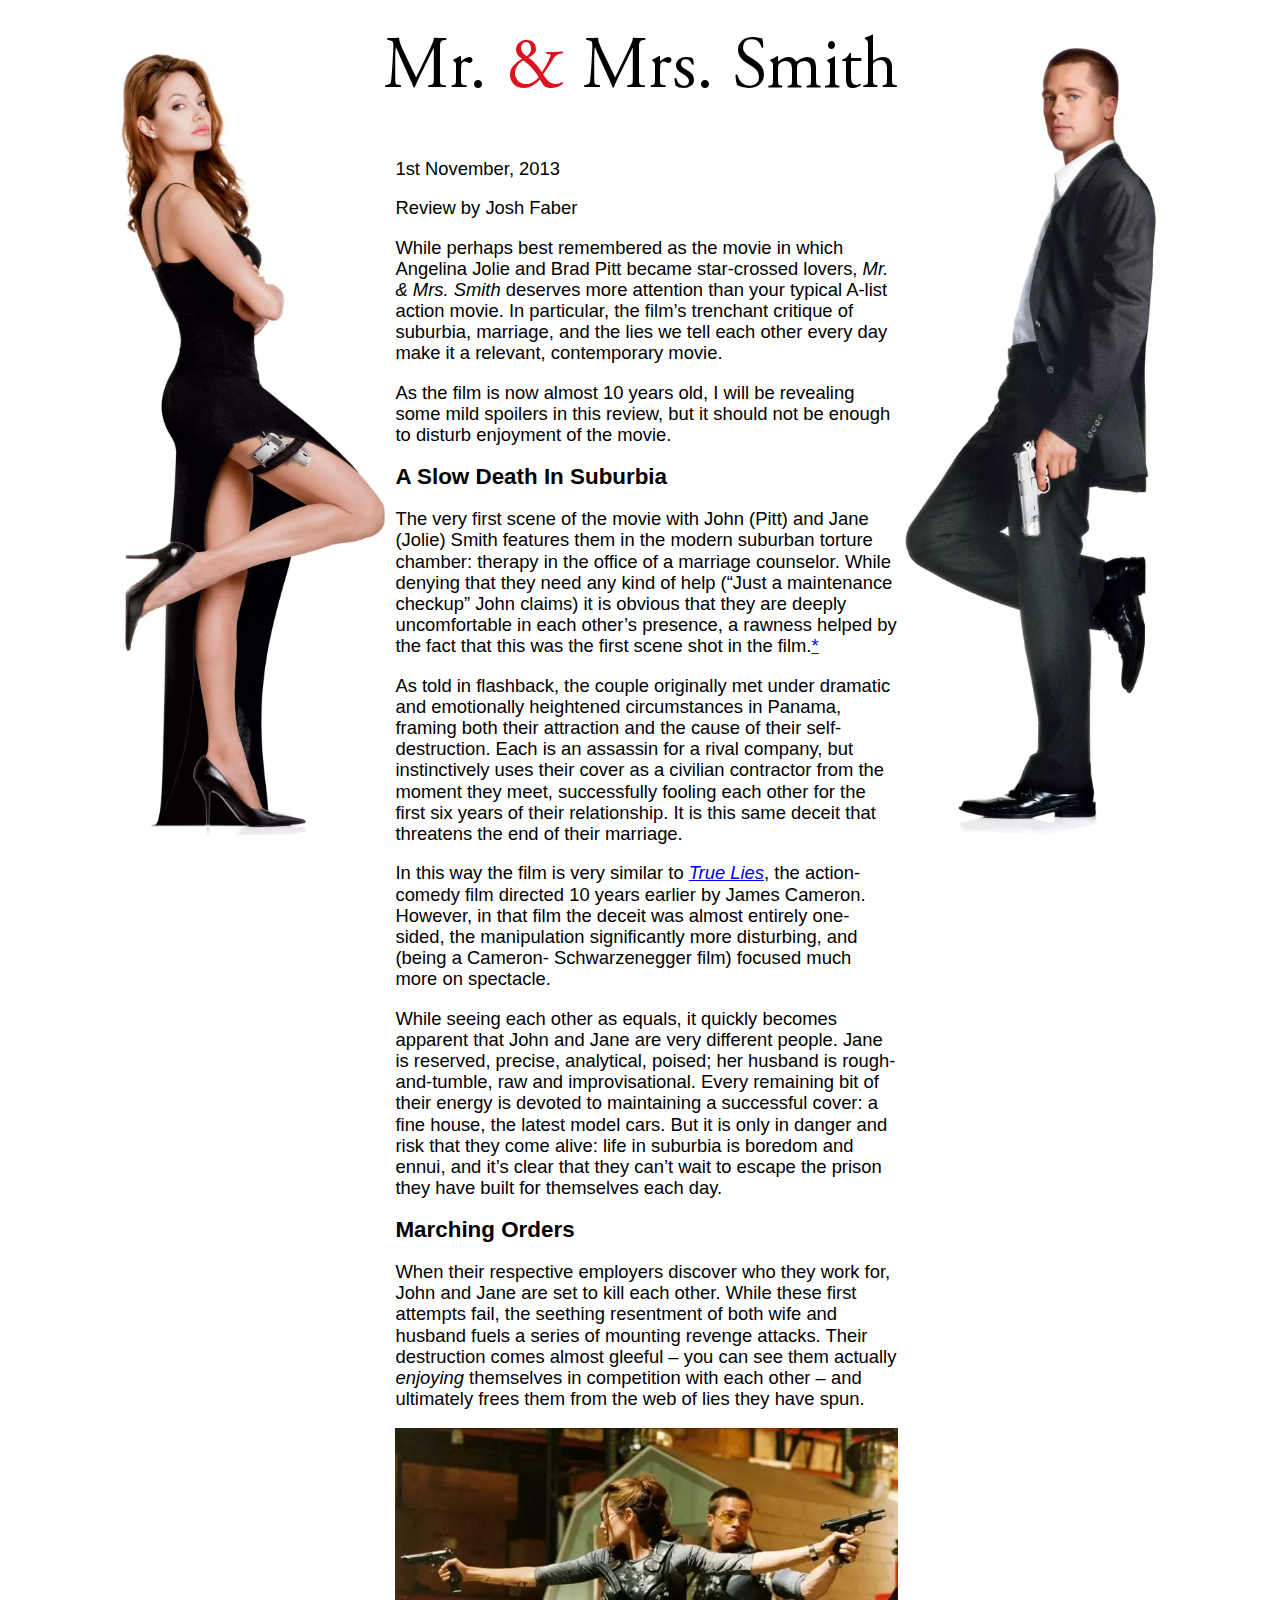
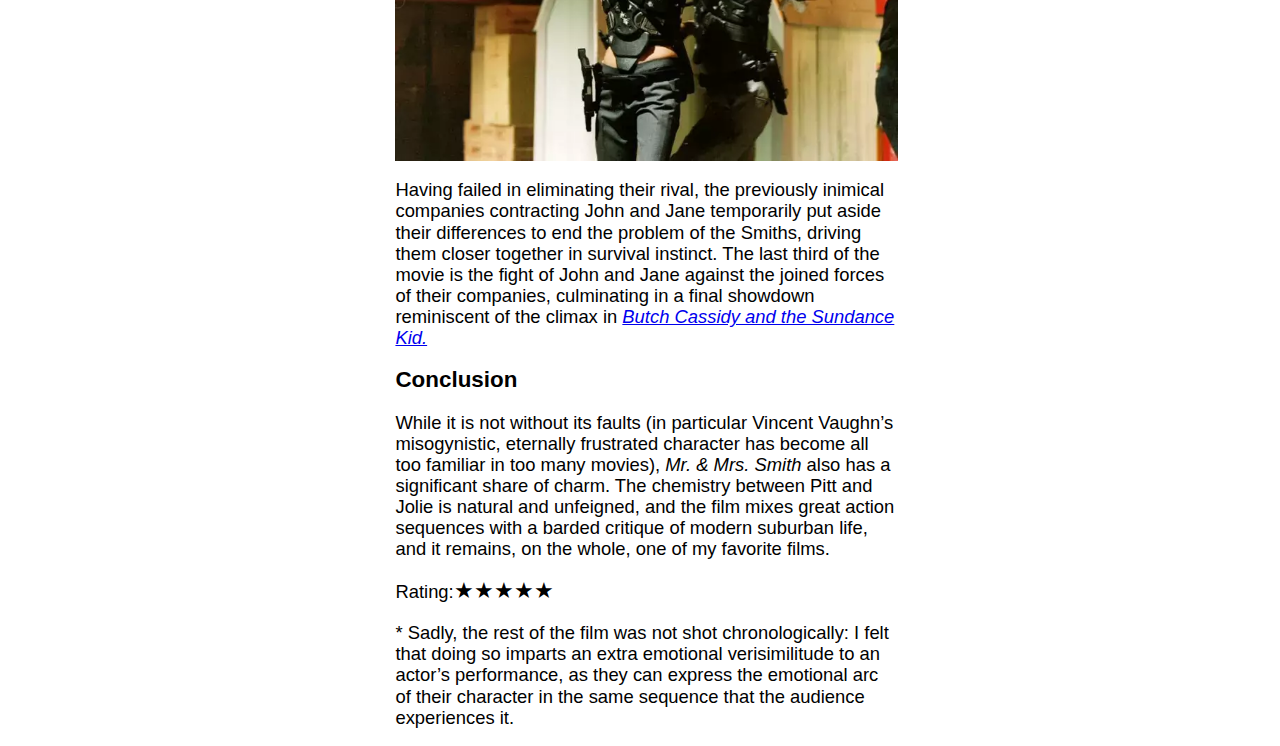
<file: a04a/public/views/index.html>
<!DOCTYPE html><html lang="en"> <head> <meta name="viewport" content="width=device-width, initial-scale=1"/> <meta charset="utf-8"/> <meta name="HandheldFriendly" content="true"/> <meta name="description" content="Mr. and Mrs. Smith Review"/> <title>Mr. and Mrs. Smith Review</title> <link rel="shortcut icon" href="../../assets/images/favicon.ico" type="image/x-icon"/> <link rel="stylesheet" href="../css/overrides.css"/> <link rel='stylesheet' href="../css/print.css" media="print"/> </head> <body> <div class="one"><img class="jolie noprint" alt="Angelina Jolie" title="Angelina Jolie" src="../../assets/images/jolie.webp"/></div></div><div class="two"><img class="pitt noprint" alt="Brad Pitt" title="Brad Pitt" src="../../assets/images/pitt.webp"/></div><header> <h1 class="gara title">Mr. <span class="red">&</span> Mrs. Smith</h1> </header> <div class="main-content"> <section class="intro"> <time>1st November, 2013</time> <p>Review by Josh Faber</p><p>While perhaps best remembered as the movie in which Angelina Jolie and Brad Pitt became star-crossed lovers, <span class="italic">Mr. & Mrs. Smith</span> deserves more attention than your typical A-list action movie. In particular, the film’s trenchant critique of suburbia, marriage, and the lies we tell each other every day make it a relevant, contemporary movie. </p><p>As the film is now almost 10 years old, I will be revealing some mild spoilers in this review, but it should not be enough to disturb enjoyment of the movie.</p><h2>A Slow Death In Suburbia</h2> <p>The very first scene of the movie with John (Pitt) and Jane (Jolie) Smith features them in the modern suburban torture chamber: therapy in the office of a marriage counselor. While denying that they need any kind of help (“Just a maintenance checkup” John claims) it is obvious that they are deeply uncomfortable in each other’s presence, a rawness helped by the fact that this was the first scene shot in the film.<a class="noprint" href='#footnote' alt='Link to Footnote' title='Link to Footnote'>*</a></p><p>As told in flashback, the couple originally met under dramatic and emotionally heightened circumstances in Panama, framing both their attraction and the cause of their self-destruction. Each is an assassin for a rival company, but instinctively uses their cover as a civilian contractor from the moment they meet, successfully fooling each other for the first six years of their relationship. It is this same deceit that threatens the end of their marriage.</p><p>In this way the film is very similar to <a href='https://www.imdb.com/title/tt0111503/' class="italic noprint" alt='Link to True Lies IMDB' title='Link to True Lies IMDB'>True Lies</a>, the action-comedy film directed 10 years earlier by James Cameron. However, in that film the deceit was almost entirely one-sided, the manipulation significantly more disturbing, and (being a Cameron- Schwarzenegger film) focused much more on spectacle.</p><p>While seeing each other as equals, it quickly becomes apparent that John and Jane are very different people. Jane is reserved, precise, analytical, poised; her husband is rough-and-tumble, raw and improvisational. Every remaining bit of their energy is devoted to maintaining a successful cover: a fine house, the latest model cars. But it is only in danger and risk that they come alive: life in suburbia is boredom and ennui, and it’s clear that they can’t wait to escape the prison they have built for themselves each day.</p><h2>Marching Orders</h3> <p>When their respective employers discover who they work for, John and Jane are set to kill each other. While these first attempts fail, the seething resentment of both wife and husband fuels a series of mounting revenge attacks. Their destruction comes almost gleeful – you can see them actually <span class="italic">enjoying</span> themselves in competition with each other – and ultimately frees them from the web of lies they have spun.</p><div class="image"><img class="gunfight noprint" alt="Gunfight from Mr. and Mrs. Smith" title="Gunfight from Mr. and Mrs. Smith" src="../../assets/images/gunfight-in-the-department-store.webp"/></div><p>Having failed in eliminating their rival, the previously inimical companies contracting John and Jane temporarily put aside their differences to end the problem of the Smiths, driving them closer together in survival instinct. The last third of the movie is the fight of John and Jane against the joined forces of their companies, culminating in a final showdown reminiscent of the climax in <a href='https://www.imdb.com/title/tt0064115/' class="italic noprint" alt='Link to Butch Cassidy and the Sundance Kid IMDB' title='Link to Butch Cassidy and the Sundance Kid IMDB'>Butch Cassidy and the Sundance Kid.</a></p><h2>Conclusion</h3> <p>While it is not without its faults (in particular Vincent Vaughn’s misogynistic, eternally frustrated character has become all too familiar in too many movies), <span class="italic">Mr. & Mrs. Smith</span> also has a significant share of charm. The chemistry between Pitt and Jolie is natural and unfeigned, and the film mixes great action sequences with a barded critique of modern suburban life, and it remains, on the whole, one of my favorite films.</p><footer> <p>Rating:<span class="rating">&#9733;&#9733;&#9733;&#9733;&#9733;</p></span> <p id="footnote">* Sadly, the rest of the film was not shot chronologically: I felt that doing so imparts an extra emotional verisimilitude to an actor’s performance, as they can express the emotional arc of their character in the same sequence that the audience experiences it.</p></footer> </section> </div></body></html>
</file>
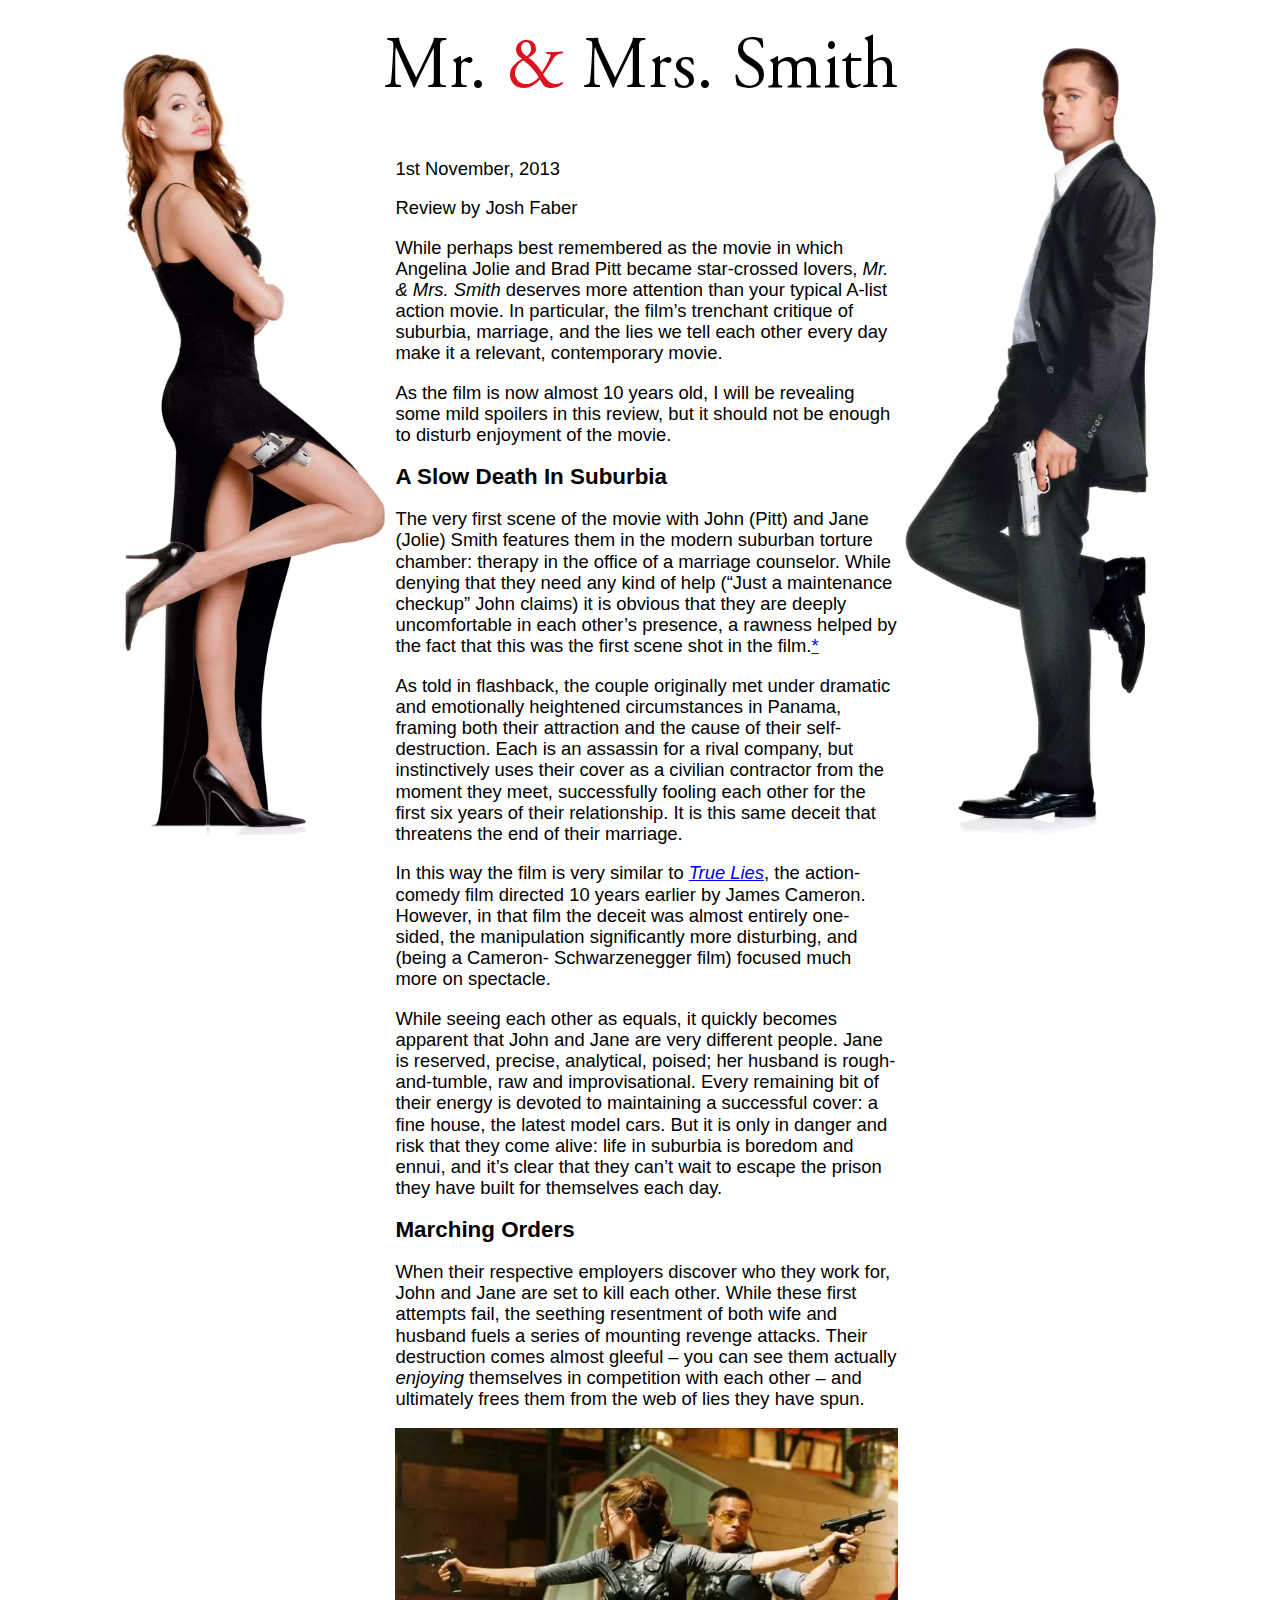
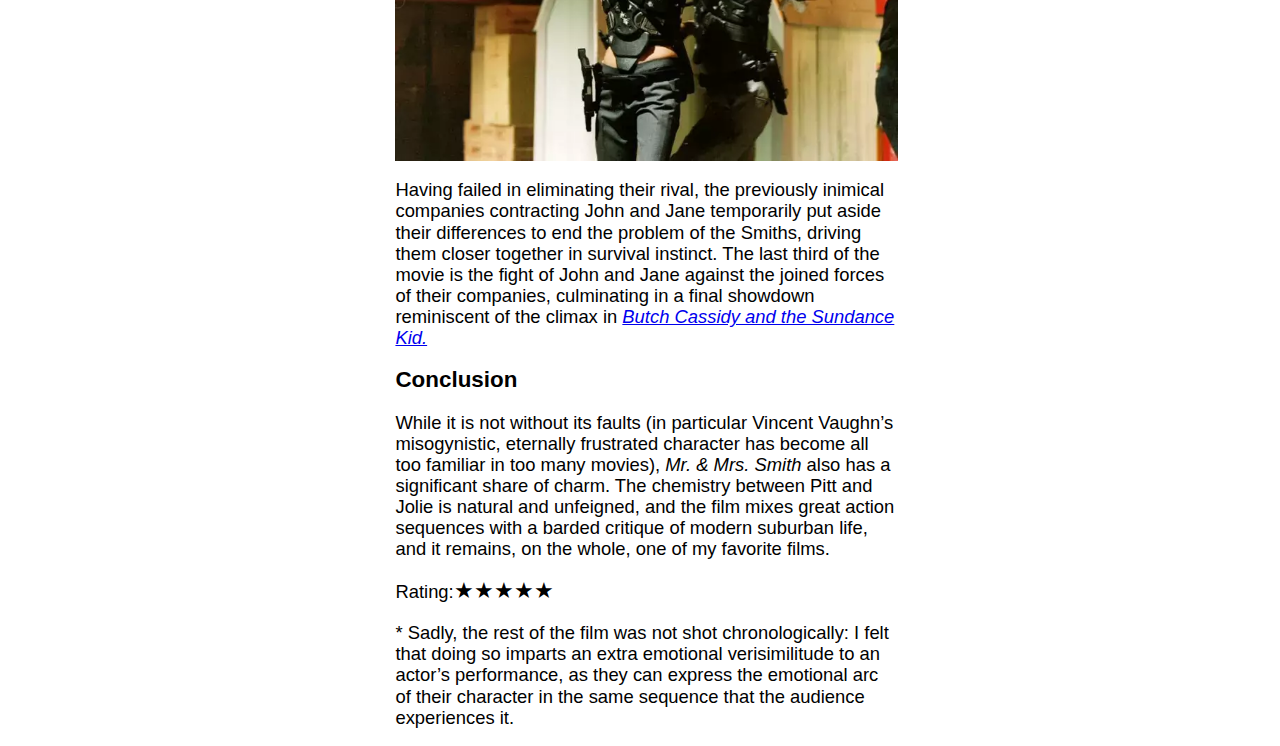
<file: a04a/src/views/index.html>
<!DOCTYPE html>
<html lang="en">
  <head>
    <meta name="viewport" content="width=device-width, initial-scale=1" />
    <meta charset="utf-8" />
    <meta name="HandheldFriendly" content="true" />
    <meta name="description" content="Mr. and Mrs. Smith Review" />
    <title>Mr. and Mrs. Smith Review</title>
    <link rel="shortcut icon" href="../../assets/images/favicon.ico" type="image/x-icon" />
    <link rel="stylesheet" href="../css/overrides.css" />
    <link rel='stylesheet' href="../css/print.css" media="print" />
  </head>
  <body>

    <div class="one"><img class="jolie noprint" alt="Angelina Jolie" title="Angelina Jolie" src="../../assets/images/jolie.webp" /></div></div>

    <div class="two"><img class="pitt noprint" alt="Brad Pitt" title="Brad Pitt" src="../../assets/images/pitt.webp" /></div>

  <header>

    <h1 class="gara title">Mr. <span class="red">&</span> Mrs. Smith</h1>

  </header>

  <div class="main-content">

    <section class="intro">

      <time>1st November, 2013</time>

      <p>Review by Josh Faber</p>

      <p>While perhaps best remembered as the movie in which Angelina Jolie and Brad Pitt became star-crossed lovers, <span class="italic">Mr. & Mrs. Smith</span> deserves more attention than your typical A-list action movie. In particular, the film’s trenchant critique of suburbia, marriage, and the lies we tell each other every day make it a relevant, contemporary movie. </p>

      <p>As the film is now almost 10 years old, I will be revealing some mild spoilers in this review, but it should not be enough to disturb enjoyment of the movie.</p>

      <h2>A Slow Death In Suburbia</h2>

      <p>The very first scene of the movie with John (Pitt) and Jane (Jolie) Smith features them in the modern suburban torture chamber: therapy in the office of a marriage counselor. While denying that they need any kind of help (“Just a maintenance checkup” John claims) it is obvious that they are deeply uncomfortable in each other’s presence, a rawness helped by the fact that this was the first scene shot in the film.<a class="noprint" href='#footnote' alt='Link to Footnote' title='Link to Footnote'>*</a></p>

      <p>As told in flashback, the couple originally met under dramatic and emotionally heightened circumstances in Panama, framing both their attraction and the cause of their self-destruction. Each is an assassin for a rival company, but instinctively uses their cover as a civilian contractor from the moment they meet, successfully fooling each other for the first six years of their relationship. It is this same deceit that threatens the end of their marriage.</p>

      <p>In this way the film is very similar to <a href='https://www.imdb.com/title/tt0111503/' class="italic noprint" alt='Link to True Lies IMDB' title='Link to True Lies IMDB'>True Lies</a>, the action-comedy film directed 10 years earlier by James Cameron. However, in that film the deceit was almost entirely one-sided, the manipulation significantly more disturbing, and (being a Cameron- Schwarzenegger film) focused much more on spectacle.</p>

      <p>While seeing each other as equals, it quickly becomes apparent that John and Jane are very different people. Jane is reserved, precise, analytical, poised; her husband is rough-and-tumble, raw and improvisational. Every remaining bit of their energy is devoted to maintaining a successful cover: a fine house, the latest model cars. But it is only in danger and risk that they come alive: life in suburbia is boredom and ennui, and it’s clear that they can’t wait to escape the prison they have built for themselves each day.</p>

      <h2>Marching Orders</h3>

      <p>When their respective employers discover who they work for, John and Jane are set to kill each other. While these first attempts fail, the seething resentment of both wife and husband fuels a series of mounting revenge attacks. Their destruction comes almost gleeful – you can see them actually <span class="italic">enjoying</span> themselves in competition with each other – and ultimately frees them from the web of lies they have spun.</p>

      <div class="image"><img class="gunfight noprint" alt="Gunfight from Mr. and Mrs. Smith" title="Gunfight from Mr. and Mrs. Smith" src="../../assets/images/gunfight-in-the-department-store.webp" /></div>

      <p>Having failed in eliminating their rival, the previously inimical companies contracting John and Jane temporarily put aside their differences to end the problem of the Smiths, driving them closer together in survival instinct. The last third of the movie is the fight of John and Jane against the joined forces of their companies, culminating in a final showdown reminiscent of the climax in <a href='https://www.imdb.com/title/tt0064115/' class="italic noprint" alt='Link to Butch Cassidy and the Sundance Kid IMDB' title='Link to Butch Cassidy and the Sundance Kid IMDB'>Butch Cassidy and the Sundance Kid.</a></p>

      <h2>Conclusion</h3>

      <p>While it is not without its faults (in particular Vincent Vaughn’s misogynistic, eternally frustrated character has become all too familiar in too many movies), <span class="italic">Mr. & Mrs. Smith</span> also has a significant share of charm. The chemistry between Pitt and Jolie is natural and unfeigned, and the film mixes great action sequences with a barded critique of modern suburban life, and it remains, on the whole, one of my favorite films.</p>

      <footer>

        <p>Rating:<span class="rating">&#9733;&#9733;&#9733;&#9733;&#9733;</p></span>

        <p id="footnote">* Sadly, the rest of the film was not shot chronologically: I felt that doing so imparts an extra emotional verisimilitude to an actor’s performance, as they can express the emotional arc of their character in the same sequence that the audience experiences it.</p>

      </footer>

    </section>

  </div>

  </body>
</html>
</file>
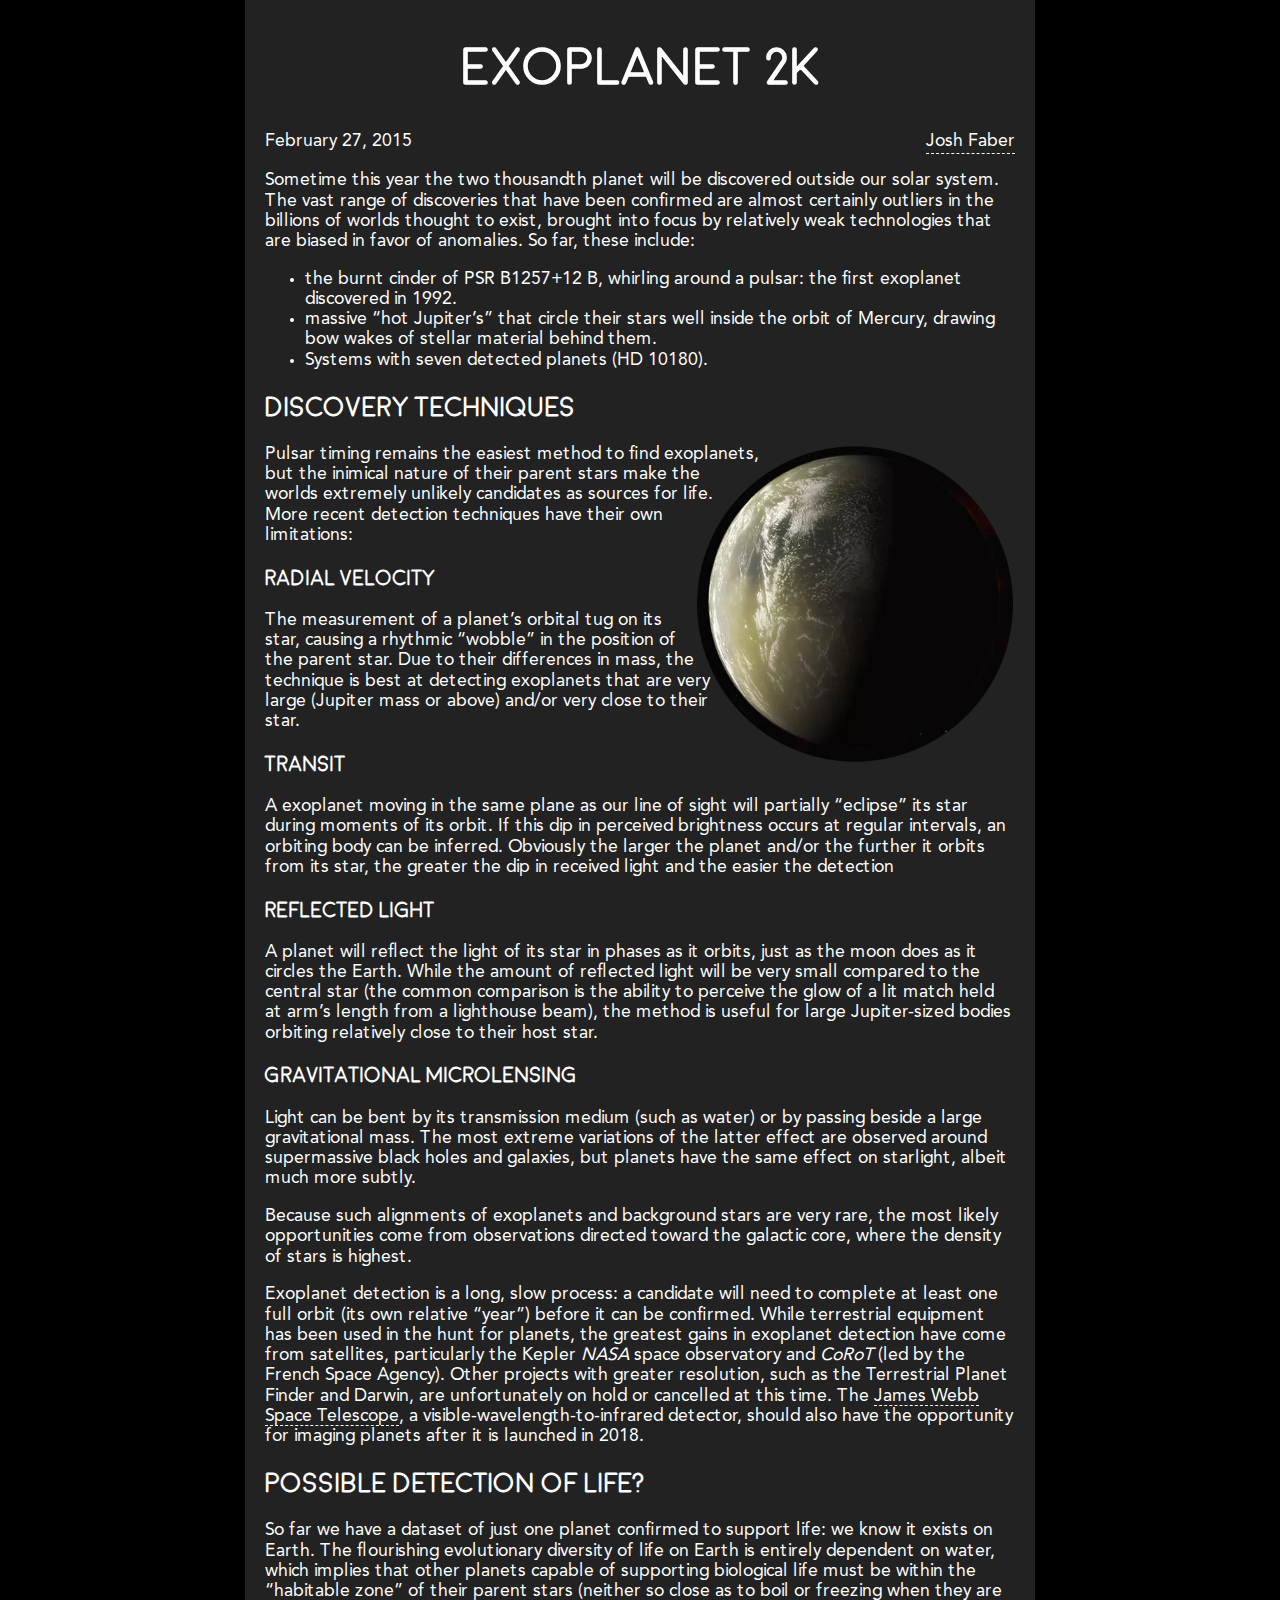
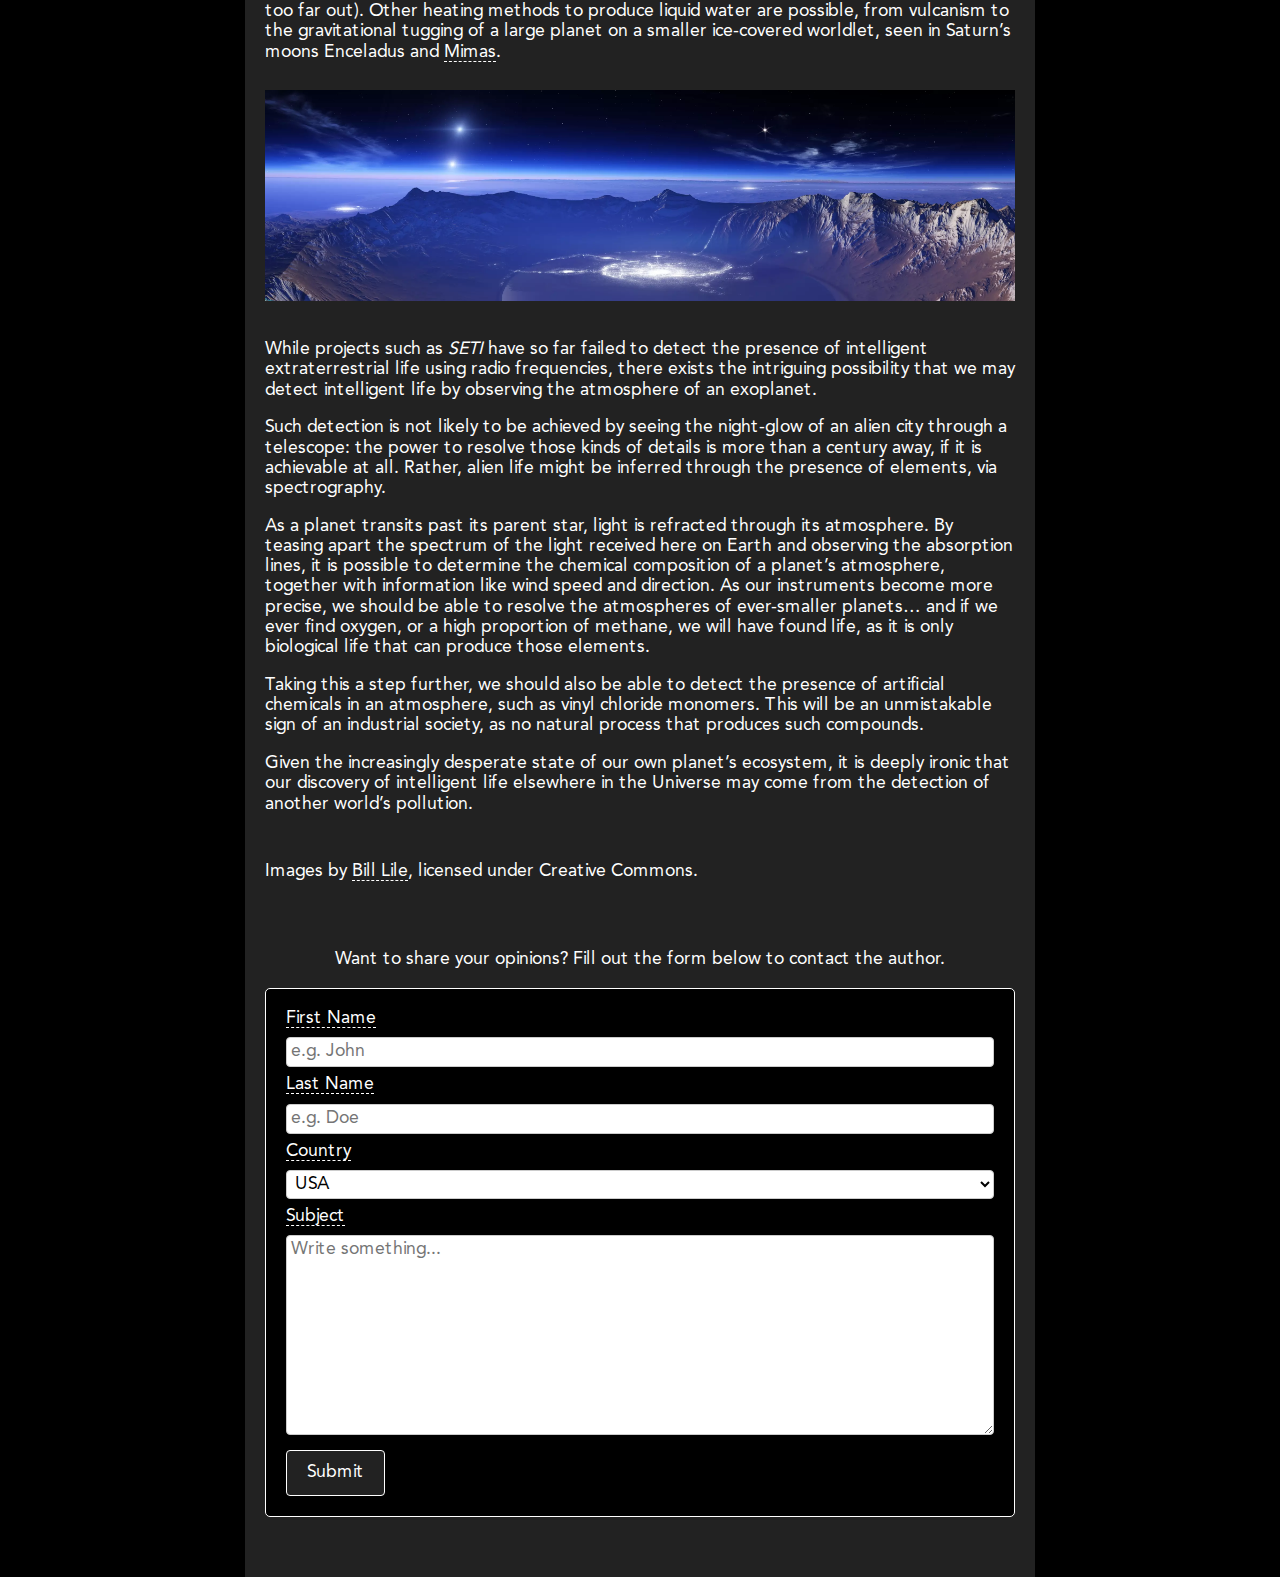
<file: a04b/public/views/index.html>
<!DOCTYPE html><html lang="en"> <head> <meta name="viewport" content="width=device-width, initial-scale=1"/> <meta charset="utf-8"/> <meta name="HandheldFriendly" content="true"/> <meta name="description" content="Exoplanet 2k"/> <title>Exoplanet 2k</title> <link rel="shortcut icon" href="../../assets/images/favicon.ico" type="image/x-icon"/> <link rel="stylesheet" href="../css/overrides.css"/> <link rel='stylesheet' href="../css/print.css" media="print"/> </head> <body> <div class="main-content"> <header> <h1 class="moon title">Exoplanet 2K</h1> <time class="intro">February 27, 2015</time> <div class="intro underline"><a class="noprint-text"alt="Josh Faber Student Email Address" title="Josh Faber Student Email Address" href="mailto:faberj@student.ncmich.edu">Josh Faber</a></div></header> <section> <p>Sometime this year the two thousandth planet will be discovered outside our solar system. The vast range of discoveries that have been confirmed are almost certainly outliers in the billions of worlds thought to exist, brought into focus by relatively weak technologies that are biased in favor of anomalies. So far, these include:</p><ul> <li>the burnt cinder of PSR B1257+12 B, whirling around a pulsar: the first exoplanet discovered in 1992.</li><li>massive “hot Jupiter’s” that circle their stars well inside the orbit of Mercury, drawing bow wakes of stellar material behind them.</li><li>Systems with seven detected planets (HD 10180).</li></ul> <div class="container"> <h2 class="moon">Discovery Techniques</h2> <img class="planet noprint" alt="Miridian VI by Bill Lile" title="Miridian VI by Bill Lile" src="../../assets/images/miridian.webp"/> <p>Pulsar timing remains the easiest method to find exoplanets, but the inimical nature of their parent stars make the worlds extremely unlikely candidates as sources for life. More recent detection techniques have their own limitations:</p><h3 class="moon">Radial Velocity</h3> <p>The measurement of a planet’s orbital tug on its star, causing a rhythmic “wobble” in the position of the parent star. Due to their differences in mass, the technique is best at detecting exoplanets that are very large (Jupiter mass or above) and/or very close to their star.</p><h3 class="moon">Transit</h3> </div><p>A exoplanet moving in the same plane as our line of sight will partially “eclipse” its star during moments of its orbit. If this dip in perceived brightness occurs at regular intervals, an orbiting body can be inferred. Obviously the larger the planet and/or the further it orbits from its star, the greater the dip in received light and the easier the detection</p><h3 class="moon">Reflected Light</h3> <p>A planet will reflect the light of its star in phases as it orbits, just as the moon does as it circles the Earth. While the amount of reflected light will be very small compared to the central star (the common comparison is the ability to perceive the glow of a lit match held at arm’s length from a lighthouse beam), the method is useful for large Jupiter-sized bodies orbiting relatively close to their host star.</p><h3 class="moon">Gravitational Microlensing</h3> <p>Light can be bent by its transmission medium (such as water) or by passing beside a large gravitational mass. The most extreme variations of the latter effect are observed around supermassive black holes and galaxies, but planets have the same effect on starlight, albeit much more subtly.</p><p>Because such alignments of exoplanets and background stars are very rare, the most likely opportunities come from observations directed toward the galactic core, where the density of stars is highest.</p><p>Exoplanet detection is a long, slow process: a candidate will need to complete at least one full orbit (its own relative “year”) before it can be confirmed. While terrestrial equipment has been used in the hunt for planets, the greatest gains in exoplanet detection have come from satellites, particularly the Kepler <span class="italics">NASA</span> space observatory and <a class="italics noprint-text" alt="Link to CoRoT defintion britannica.com" title="CoRoT, in full Convection, Rotation and Planetary Transits, is a French satellite that studied the internal structure of stars and detected extrasolar planets." href="https://www.britannica.com/topic/CoRoT">CoRoT</a> (led by the French Space Agency). Other projects with greater resolution, such as the Terrestrial Planet Finder and Darwin, are unfortunately on hold or cancelled at this time. The <a class="underline noprint-text" href="https://en.wikipedia.org/wiki/James_Webb_Space_Telescope" alt="Link to James Webb Space Telescope Wikipedia Article" title="Link to James Webb Space Telescope Wikipedia Article">James Webb Space Telescope</a>, a visible-wavelength-to-infrared detector, should also have the opportunity for imaging planets after it is launched in 2018.</p><h2 class="moon">Possible Detection of Life?</h2> <p>So far we have a dataset of just one planet confirmed to support life: we know it exists on Earth. The flourishing evolutionary diversity of life on Earth is entirely dependent on water, which implies that other planets capable of supporting biological life must be within the “habitable zone” of their parent stars (neither so close as to boil or freezing when they are too far out). Other heating methods to produce liquid water are possible, from vulcanism to the gravitational tugging of a large planet on a smaller ice-covered worldlet, seen in Saturn’s moons Enceladus and <a class="underline noprint-text" href="https://en.wikipedia.org/wiki/Mimas_(moon)" alt="Link to Mimas Wikipedia Article" title="Link to Mimas Wikipedia Article">Mimas</a>.</p><img class="occupied noprint" alt="Occupied by Bill Lile" title="Occupied by Bill Lile"src="../../assets/images/occupied.webp"/> <p>While projects such as <a class="italics noprint-text" alt="Link to SETI definition britannica.com" title="SETI, in full Search for Extraterrestrial Intelligence, ongoing effort to seek intelligent extraterrestrial life. SETI focuses on receiving and analyzing signals from space, particularly in the radio and visible-light regions of the electromagnetic spectrum, looking for nonrandom patterns likely to have been sent either deliberately or inadvertently by technologically advanced beings." href="https://www.britannica.com/event/SETI">SETI</a> have so far failed to detect the presence of intelligent extraterrestrial life using radio frequencies, there exists the intriguing possibility that we may detect intelligent life by observing the atmosphere of an exoplanet.</p><p>Such detection is not likely to be achieved by seeing the night-glow of an alien city through a telescope: the power to resolve those kinds of details is more than a century away, if it is achievable at all. Rather, alien life might be inferred through the presence of elements, via spectrography.</p><p>As a planet transits past its parent star, light is refracted through its atmosphere. By teasing apart the spectrum of the light received here on Earth and observing the absorption lines, it is possible to determine the chemical composition of a planet’s atmosphere, together with information like wind speed and direction. As our instruments become more precise, we should be able to resolve the atmospheres of ever-smaller planets… and if we ever find oxygen, or a high proportion of methane, we will have found life, as it is only biological life that can produce those elements.</p><p>Taking this a step further, we should also be able to detect the presence of artificial chemicals in an atmosphere, such as vinyl chloride monomers. This will be an unmistakable sign of an industrial society, as no natural process that produces such compounds.</p><p>Given the increasingly desperate state of our own planet’s ecosystem, it is deeply ironic that our discovery of intelligent life elsewhere in the Universe may come from the detection of another world’s pollution.</p></section> <footer> <p class="conclusion">Images by <a class="underline noprint-text" alt="Link to Bill Lile Flickr" title="Link to Bill Lile Flickr" href="https://flickr.com/photos/blile59/"/>Bill Lile</a>, licensed under Creative Commons.</p><p class="opinion noprint">Want to share your opinions? Fill out the form below to contact the author.</p><div class="contact noprint"> <form action="action_page.php"> <label for="fname" class="underline">First Name</label> <input type="text" id="fname" name="firstname" placeholder="e.g. John"> <label for="lname" class="underline">Last Name</label> <input type="text" id="lname" name="lastname" placeholder="e.g. Doe"> <label for="country" class="underline">Country</label> <select id="country" name="country"> <option value="usa">USA</option> <option value="canada">Canada</option> </select> <label for="subject" class="underline">Subject</label> <textarea id="subject" name="subject" placeholder="Write something..." style="height:200px"></textarea> <input type="submit" value="Submit"> </form> </div></footer> </div></body></html>
</file>
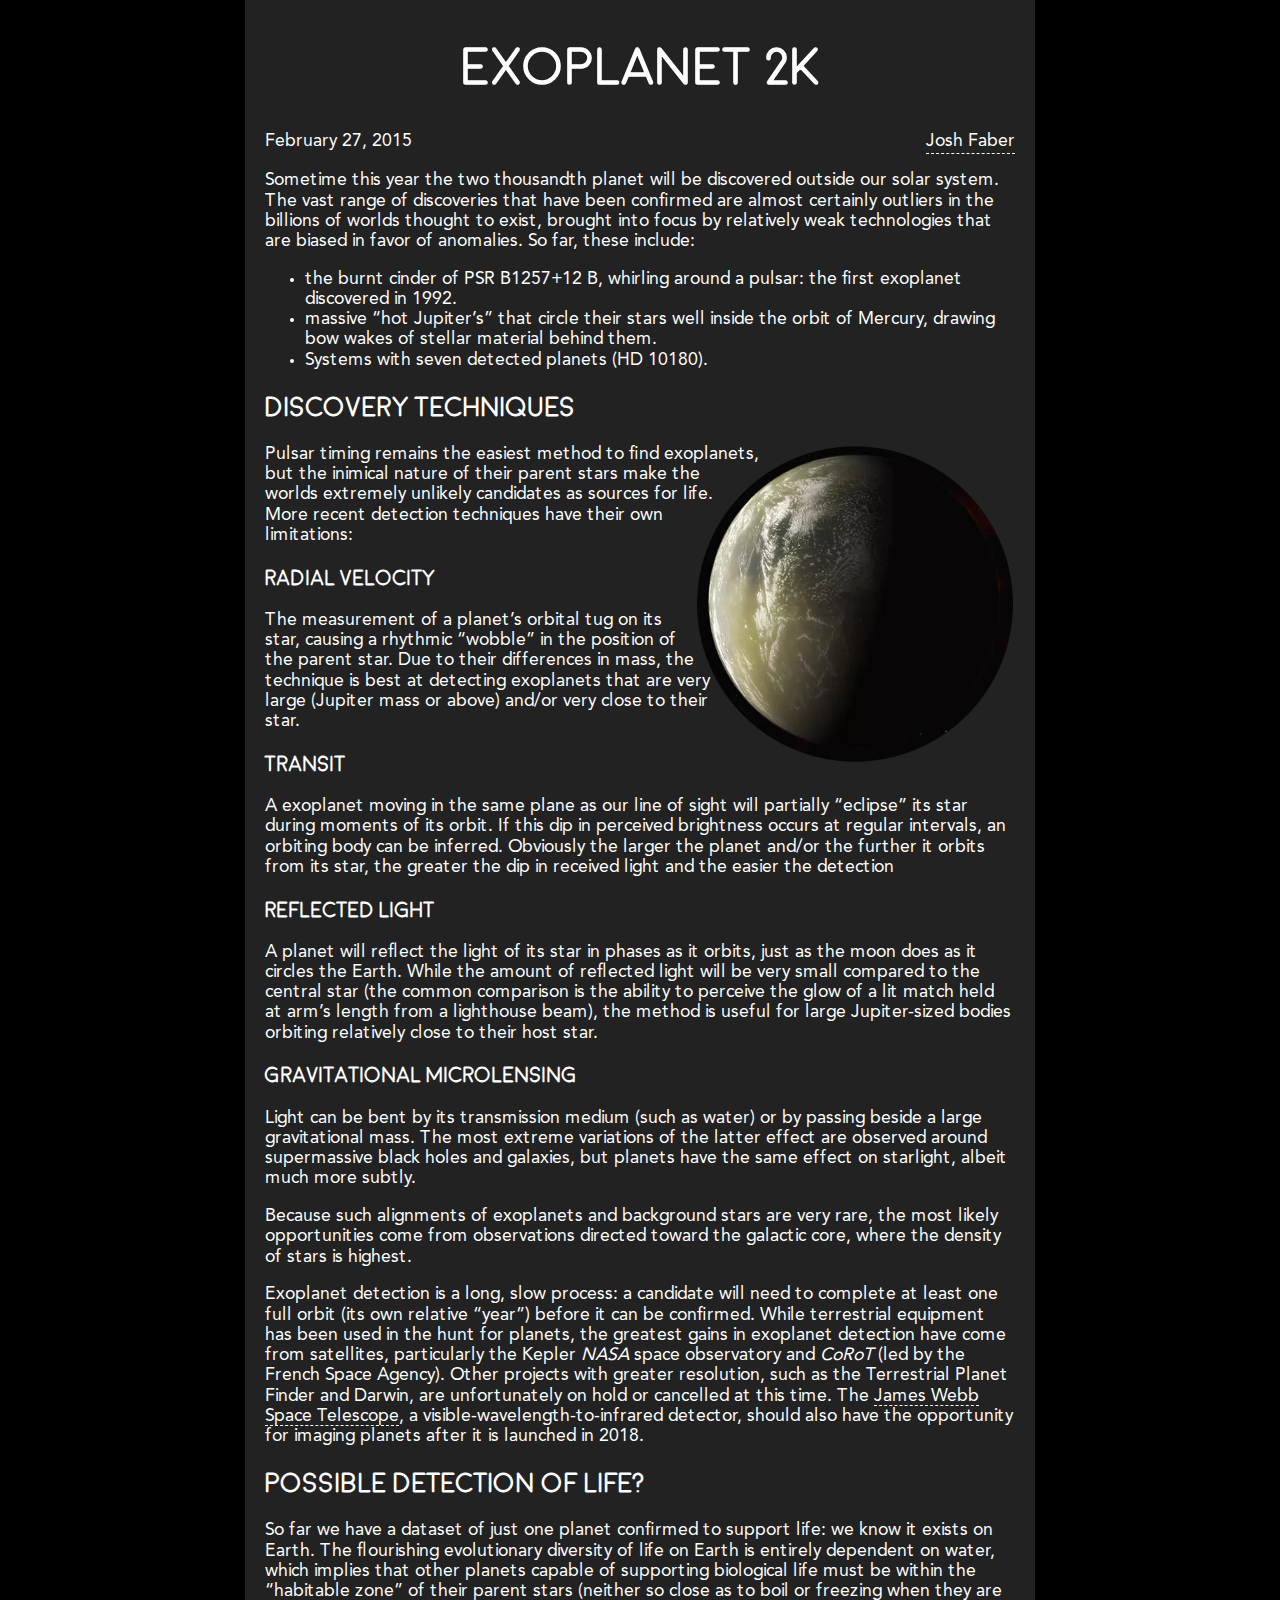
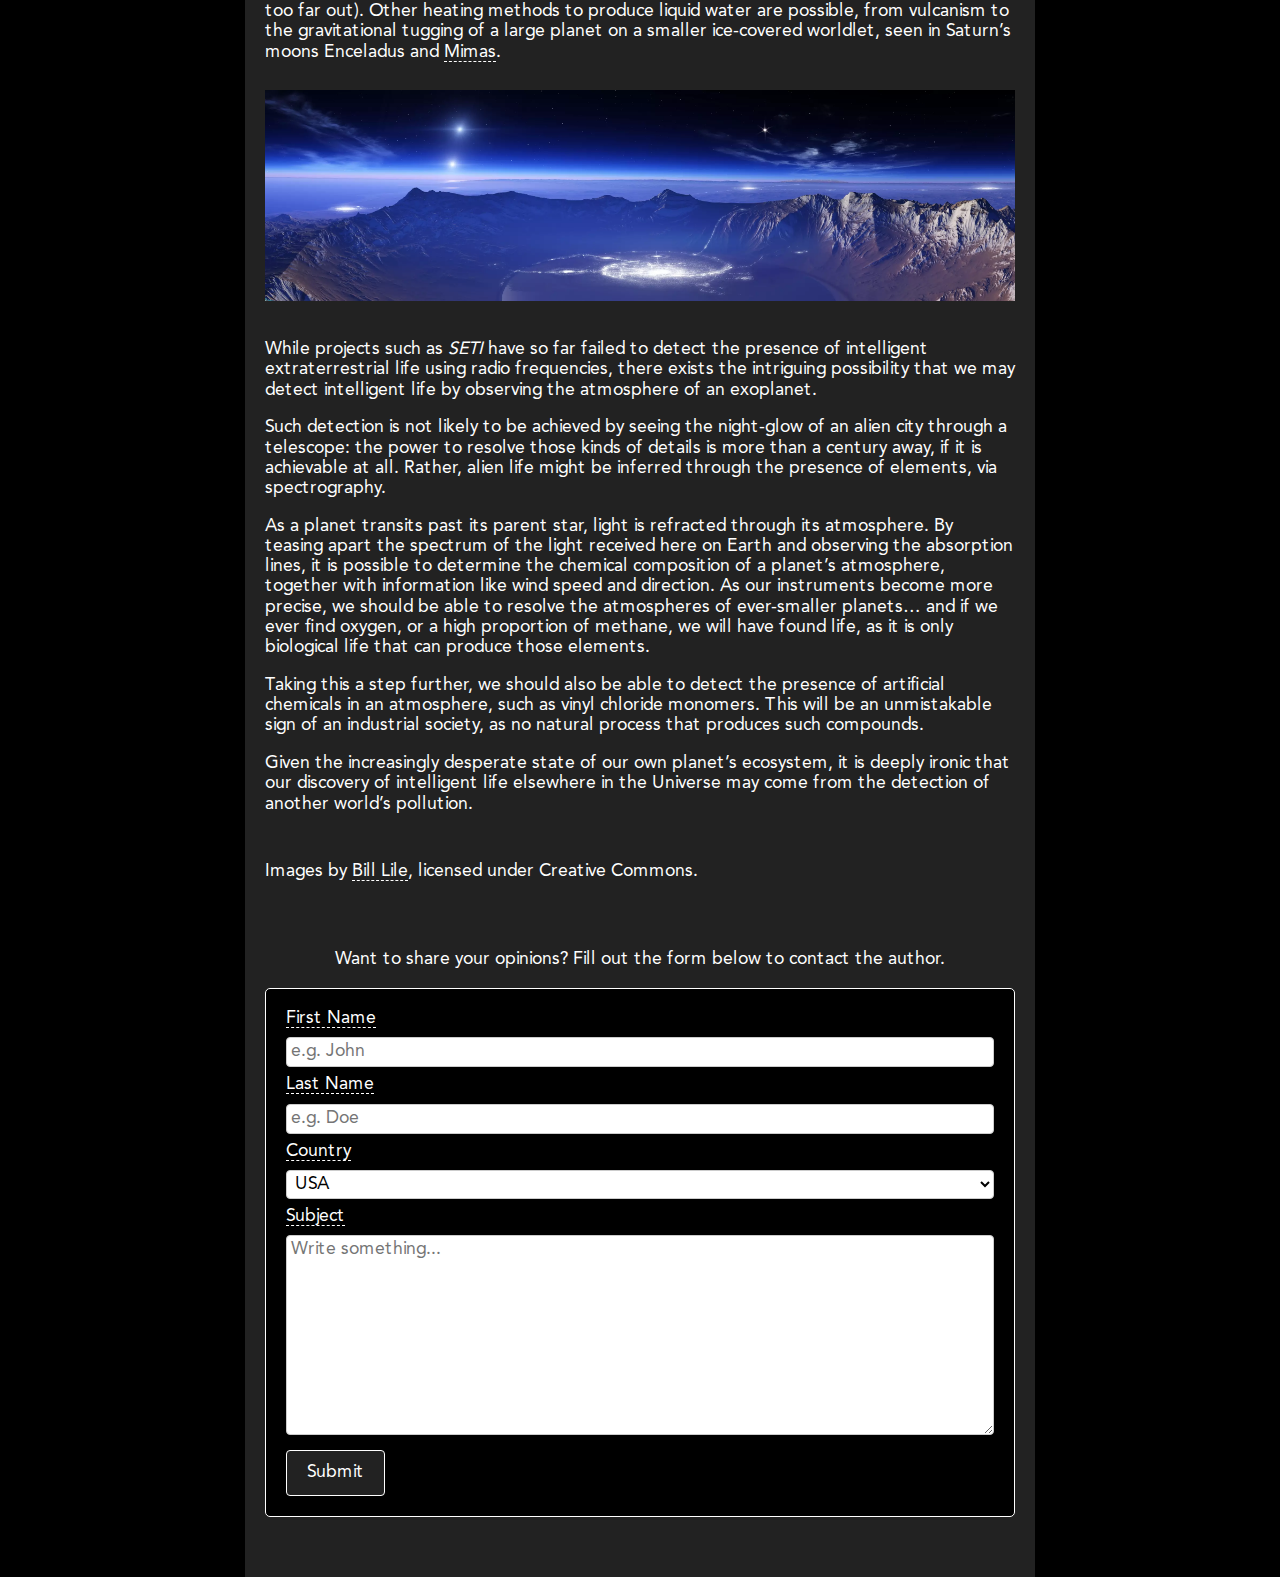
<file: a04b/src/views/index.html>
<!DOCTYPE html>
<html lang="en">
  <head>
    <meta name="viewport" content="width=device-width, initial-scale=1" />
    <meta charset="utf-8" />
    <meta name="HandheldFriendly" content="true" />
    <meta name="description" content="Exoplanet 2k" />
    <title>Exoplanet 2k</title>
    <link rel="shortcut icon" href="../../assets/images/favicon.ico" type="image/x-icon" />
    <link rel="stylesheet" href="../css/overrides.css" />
    <link rel='stylesheet' href="../css/print.css" media="print" />
  </head>
  <body>

    <div class="main-content">

      <header>

        <h1 class="moon title">Exoplanet 2K</h1>

        <time class="intro">February 27, 2015</time>

        <div class="intro underline"><a class="noprint-text"alt="Josh Faber Student Email Address" title="Josh Faber Student Email Address" href="mailto:faberj@student.ncmich.edu">Josh Faber</a></div>

      </header>
      <section>

        <p>Sometime this year the two thousandth planet will be discovered outside our solar system. The vast range of discoveries that have been confirmed are almost certainly outliers in the billions of worlds thought to exist, brought into focus by relatively weak technologies that are biased in favor of anomalies. So far, these include:</p>

        <ul>

          <li>the burnt cinder of PSR B1257+12 B, whirling around a pulsar: the first exoplanet discovered in 1992.</li>

          <li>massive “hot Jupiter’s” that circle their stars well inside the orbit of Mercury, drawing bow wakes of stellar material behind them.</li>

          <li>Systems with seven detected planets (HD 10180).</li>

        </ul>

        <div class="container">

          <h2 class="moon">Discovery Techniques</h2>

            <img class="planet noprint" alt="Miridian VI by Bill Lile" title="Miridian VI by Bill Lile" src="../../assets/images/miridian.webp" />

          <p>Pulsar timing remains the easiest method to find exoplanets, but the inimical nature of their parent stars make the worlds extremely unlikely candidates as sources for life. More recent detection techniques have their own limitations:</p>

          <h3 class="moon">Radial Velocity</h3>

          <p>The measurement of a planet’s orbital tug on its star, causing a rhythmic “wobble” in the position of the parent star. Due to their differences in mass, the technique is best at detecting exoplanets that are very large (Jupiter mass or above) and/or very close to their star.</p>

          <h3 class="moon">Transit</h3>

        </div>

        <p>A exoplanet moving in the same plane as our line of sight will partially “eclipse” its star during moments of its orbit. If this dip in perceived brightness occurs at regular intervals, an orbiting body can be inferred. Obviously the larger the planet and/or the further it orbits from its star, the greater the dip in received light and the easier the detection</p>

        <h3 class="moon">Reflected Light</h3>

        <p>A planet will reflect the light of its star in phases as it orbits, just as the moon does as it circles the Earth. While the amount of reflected light will be very small compared to the central star (the common comparison is the ability to perceive the glow of a lit match held at arm’s length from a lighthouse beam), the method is useful for large Jupiter-sized bodies orbiting relatively close to their host star.</p>

        <h3 class="moon">Gravitational Microlensing</h3>

        <p>Light can be bent by its transmission medium (such as water) or by passing beside a large gravitational mass. The most extreme variations of the latter effect are observed around supermassive black holes and galaxies, but planets have the same effect on starlight, albeit much more subtly.</p>

        <p>Because such alignments of exoplanets and background stars are very rare, the most likely opportunities come from observations directed toward the galactic core, where the density of stars is highest.</p>

        <p>Exoplanet detection is a long, slow process: a candidate will need to complete at least one full orbit (its own relative “year”) before it can be confirmed. While terrestrial equipment has been used in the hunt for planets, the greatest gains in exoplanet detection have come from satellites, particularly the Kepler <span class="italics">NASA</span> space observatory and <a class="italics noprint-text" alt="Link to CoRoT defintion britannica.com" title="CoRoT, in full Convection, Rotation and Planetary Transits, is a French satellite that studied the internal structure of stars and detected extrasolar planets." href="https://www.britannica.com/topic/CoRoT">CoRoT</a> (led by the French Space Agency). Other projects with greater resolution, such as the Terrestrial Planet Finder and Darwin, are unfortunately on hold or cancelled at this time. The <a class="underline noprint-text" href="https://en.wikipedia.org/wiki/James_Webb_Space_Telescope" alt="Link to James Webb Space Telescope Wikipedia Article" title="Link to James Webb Space Telescope Wikipedia Article">James Webb Space Telescope</a>, a visible-wavelength-to-infrared detector, should also have the opportunity for imaging planets after it is launched in 2018.</p>

        <h2 class="moon">Possible Detection of Life?</h2>

        <p>So far we have a dataset of just one planet confirmed to support life: we know it exists on Earth. The flourishing evolutionary diversity of life on Earth is entirely dependent on water, which implies that other planets capable of supporting biological life must be within the “habitable zone” of their parent stars (neither so close as to boil or freezing when they are too far out). Other heating methods to produce liquid water are possible, from vulcanism to the gravitational tugging of a large planet on a smaller ice-covered worldlet, seen in Saturn’s moons Enceladus and <a class="underline noprint-text" href="https://en.wikipedia.org/wiki/Mimas_(moon)" alt="Link to Mimas Wikipedia Article" title="Link to Mimas Wikipedia Article">Mimas</a>.</p>

        <img class="occupied noprint" alt="Occupied by Bill Lile" title="Occupied by Bill Lile"src="../../assets/images/occupied.webp" />

        <p>While projects such as <a class="italics noprint-text" alt="Link to SETI definition britannica.com" title="SETI, in full Search for Extraterrestrial Intelligence, ongoing effort to seek intelligent extraterrestrial life. SETI focuses on receiving and analyzing signals from space, particularly in the radio and visible-light regions of the electromagnetic spectrum, looking for nonrandom patterns likely to have been sent either deliberately or inadvertently by technologically advanced beings." href="https://www.britannica.com/event/SETI">SETI</a> have so far failed to detect the presence of intelligent extraterrestrial life using radio frequencies, there exists the intriguing possibility that we may detect intelligent life by observing the atmosphere of an exoplanet.</p>

        <p>Such detection is not likely to be achieved by seeing the night-glow of an alien city through a telescope: the power to resolve those kinds of details is more than a century away, if it is achievable at all. Rather, alien life might be inferred through the presence of elements, via spectrography.</p>

        <p>As a planet transits past its parent star, light is refracted through its atmosphere. By teasing apart the spectrum of the light received here on Earth and observing the absorption lines, it is possible to determine the chemical composition of a planet’s atmosphere, together with information like wind speed and direction. As our instruments become more precise, we should be able to resolve the atmospheres of ever-smaller planets… and if we ever find oxygen, or a high proportion of methane, we will have found life, as it is only biological life that can produce those elements.</p>

        <p>Taking this a step further, we should also be able to detect the presence of artificial chemicals in an atmosphere, such as vinyl chloride monomers. This will be an unmistakable sign of an industrial society, as no natural process that produces such compounds.</p>

        <p>Given the increasingly desperate state of our own planet’s ecosystem, it is deeply ironic that our discovery of intelligent life elsewhere in the Universe may come from the detection of another world’s pollution.</p>

      </section>
      <footer>

        <p class="conclusion">Images by <a class="underline noprint-text" alt="Link to Bill Lile Flickr" title="Link to Bill Lile Flickr" href="https://flickr.com/photos/blile59/" />Bill Lile</a>, licensed under Creative Commons.</p>

        <p class="opinion noprint">Want to share your opinions? Fill out the form below to contact the author.</p>

        <div class="contact noprint"> <!-- https://www.w3schools.com/howto/howto_css_contact_form.asp -->

          <form action="action_page.php">

            <label for="fname" class="underline">First Name</label>
            <input type="text" id="fname" name="firstname" placeholder="e.g. John">

            <label for="lname" class="underline">Last Name</label>
            <input type="text" id="lname" name="lastname" placeholder="e.g. Doe">

            <label for="country" class="underline">Country</label>
            <select id="country" name="country">
              <option value="usa">USA</option>
              <option value="canada">Canada</option>
            </select>

            <label for="subject" class="underline">Subject</label>
            <textarea id="subject" name="subject" placeholder="Write something..." style="height:200px"></textarea>

            <input type="submit" value="Submit">

          </form>

        </div>

      </footer>

    </div>

  </body>
</html>
</file>
<file: a04a/public/css/print.css>
.noprint{display: none;}
</file>
<file: a04a/src/css/print.css>
.noprint {
  display: none;
}
</file>
<file: a04b/public/css/print.css>
.noprint{display: none;}body{background-color: #fff; color: #000;}.main-content{background-color: #fff;}.noprint-text{text-decoration: none; color: #000;}
</file>
<file: a04b/src/css/print.css>
.noprint {
  display: none;
}

body {
  background-color: #fff;
  color: #000;
}

.main-content {
  background-color: #fff;
}

.noprint-text {
  text-decoration: none;
  color: #000;
}
</file>
<file: a04a/public/css/overrides.css>
@import "normalize.css";@font-face{font-family: "AGaramondPro-Regular"; src: url("../../assets/fonts/AGaramondPro-Regular.woff2") format("woff2"); font-weight: normal; font-style: normal;}.gara{font-family: "AGaramondPro-Regular";}.helvetica{font-family: Helvetica;}body{box-sizing: border-box; width: 100%; max-width: 1050px; margin: 0 auto; font-family: Helvetica; font-size: 1.15rem;}.red{color: #de121f;}header{display: flex; justify-content: center;}h2{font-size: 1.4rem;}.title{font-size: 2rem; text-align: center; font-weight: normal; margin: 0 auto; white-space: nowrap; overflow: hidden; left: 0; right: 0; padding-top: 30px; position: absolute;}.jolie{height: 250px; margin-top: 5%; margin-right: 10px;}.pitt{height: 250px; margin-top: 5%; margin-left: 7px;}.one{float: left; padding-top: 3%;}.two{float: right; padding-top: 3%;}.main-content{padding-top: 300px; margin-left: 5%; margin-right: 5%;}.gunfight{width: 100%; display: flex;}.image{display: flex;}.rating{font-size: 1.4rem;}.italic{font-style: italic;}@media (min-width: 500px){.jolie{height: 50vh;}.one{height: 2300px;}.pitt{height: 50vh;}.two{height: 2300px;}.title{font-size: 2.8rem;}.main-content{padding-top: 20%; margin-left: 23%; margin-right: 23%;}}@media (min-width: 650px){.jolie{height: 70vh;}.pitt{height: 70vh;}.title{font-size: 3.5rem;}.main-content{padding-top: 18%;}}@media (min-width: 800px){.jolie{height: 88vh;}.pitt{height: 88vh;}.title{font-size: 4.5rem;}.main-content{padding-top: 15%;}}
</file>
<file: a04a/src/css/overrides.css>
@import "normalize.css";

@font-face {
    font-family: "AGaramondPro-Regular";
    src: url("../../assets/fonts/AGaramondPro-Regular.woff2") format("woff2");
    font-weight: normal;
    font-style: normal;
}

.gara {
  font-family: "AGaramondPro-Regular";
}

.helvetica {
  font-family: Helvetica;
}

body {
  box-sizing: border-box;
  width: 100%;
  max-width: 1050px;
  margin: 0 auto;
  font-family: Helvetica;
  font-size: 1.15rem;
}

.red {
  color: #de121f;
}

header {
  display: flex;
  justify-content: center;
}

h2 {
  font-size: 1.4rem;
}

.title {
  font-size: 2rem;
  text-align: center;
  font-weight: normal;
  margin: 0 auto;
  white-space: nowrap;
  overflow: hidden;
  left: 0;
  right: 0;
  padding-top: 30px;
  position: absolute;
}

.jolie {
  height: 250px;
  margin-top: 5%;
  margin-right: 10px;
}

.pitt {
  height: 250px;
  margin-top: 5%;
  margin-left: 7px;
}

.one {
  float: left;
  padding-top: 3%;
}

.two {
  float: right;
  padding-top: 3%;
}

.main-content {
  padding-top: 300px;
  margin-left: 5%;
  margin-right: 5%;
}

.gunfight {
  width: 100%;
  display: flex;
}

.image {
  display: flex;
}

.rating {
  font-size: 1.4rem;
}

.italic {
  font-style: italic;
}

@media (min-width: 500px) {

  .jolie {
    height: 50vh;
  }

  .one {
    height: 2300px;
  }

  .pitt {
    height: 50vh;
  }

  .two {
    height: 2300px;
  }

  .title {
    font-size: 2.8rem;
  }

  .main-content {
    padding-top: 20%;
    margin-left: 23%;
    margin-right: 23%;
  }

}

@media (min-width: 650px) {

  .jolie {
    height: 70vh;
  }

  .pitt {
    height: 70vh;
  }

  .title {
    font-size: 3.5rem;
  }

  .main-content {
    padding-top: 18%;
  }
}

@media (min-width: 800px) {

  .jolie {
    height: 88vh;
  }

  .pitt {
    height: 88vh;
  }

  .title {
    font-size: 4.5rem;
  }

  .main-content {
    padding-top: 15%;
  }
}
</file>
<file: a04b/public/css/overrides.css>
@import "normalize.css";@font-face{font-family: "Moon_Light"; src: url("../../assets/fonts/Moon_Light.woff2") format("woff2"); font-weight: normal; font-style: normal;}@font-face{font-family: "AvenirLTStd-Roman"; src: url("../../assets/fonts/AvenirLTStd-Roman.woff2") format("woff2"); font-weight: normal; font-style: normal;}body{font-family: "AvenirLTStd-Roman", sans-serif; background-color: #000; box-sizing: border-box; color: #fff; font-size: 1.2rem;}.main-content{background-color: #222; margin-top: -50px; height: 100%; margin: 0 auto; padding: 5px 20px 60px 20px; width: 83%; max-width: 750px;}.title{text-align: center; width: 100%; font-size: 1.9rem;}header{display: flex; flex-wrap: wrap; justify-content: space-between;}.intro{display: flex;}.underline{border-bottom: 1.6px dashed #fff;}.moon{font-family: "Moon_Light", sans-serif;}.planet{width: 65%; max-width: 190px; float: right; shape-outside: circle(50%);}.occupied{width: 100%; padding: 10px 0 15px 0;}.conclusion{padding-top: 30px;}input[type=text], select, textarea{width: 100%; padding: 4px; border: 1px solid #ccc; border-radius: 4px; box-sizing: border-box; margin-top: 8px; margin-bottom: 8px; resize: vertical; background-color: #fff;}input[type=submit]{background-color: #222; color: #fff; padding: 12px 20px; border: 1px solid #fff; border-radius: 4px; cursor: pointer;}input[type=submit]:hover{background-color: #111;}input[type=submit]:active{background-color: #ff0000;}.opinion{padding-top: 50px; text-align: center;}.contact{border: 1px solid #fff; border-radius: 5px; background-color: #000; padding: 20px; margin-top: 10px;}a{color: #fff; text-decoration: none;}a:hover{color: #ccc;}a:active{color: #ff0000;}.italics{font-style: italic;}@media (min-width: 500px){.title{font-size: 2.5rem;}.planet{width: 58%; max-width: 250px;}.main-content{width: 80%;}@media (min-width: 600px){.title{font-size: 3rem;}.planet{width: 57%; max-width: 300px;}.main-content{width: 75%;}}@media (min-width: 700px){body{font-size: 1.1rem;}.title{font-size: 3.2rem;}.planet{width: 53%; max-width: 320px;}}
</file>
<file: a04b/src/css/overrides.css>
@import "normalize.css";

@font-face {
    font-family: "Moon_Light";
    src: url("../../assets/fonts/Moon_Light.woff2") format("woff2");
    font-weight: normal;
    font-style: normal;
}

@font-face {
    font-family: "AvenirLTStd-Roman";
    src: url("../../assets/fonts/AvenirLTStd-Roman.woff2") format("woff2");
    font-weight: normal;
    font-style: normal;
}

body {
  font-family: "AvenirLTStd-Roman", sans-serif;
  background-color: #000;
  box-sizing: border-box;
  color: #fff;
  font-size: 1.2rem;
}

.main-content {
  background-color: #222;
  margin-top: -50px;
  height: 100%;
  margin: 0 auto;
  padding: 5px 20px 60px 20px;
  width: 83%;
  max-width: 750px;
}

.title {
  text-align: center;
  width: 100%;
  font-size: 1.9rem;
}

header {
  display: flex;
  flex-wrap: wrap;
  justify-content: space-between;

}

.intro {
  display: flex;
}

.underline {
  border-bottom: 1.6px dashed #fff;
}

.moon {
  font-family: "Moon_Light", sans-serif;
}

.planet {
  width: 65%;
  max-width: 190px;
  float: right;
  shape-outside: circle(50%); /* https://developer.mozilla.org/en-US/docs/Web/CSS/CSS_Shapes */
}

.occupied {
  width: 100%;
  padding: 10px 0 15px 0;
}

.conclusion {
  padding-top: 30px;
}

input[type=text], select, textarea { /* https://www.w3schools.com/howto/howto_css_contact_form.asp */
  width: 100%;
  padding: 4px;
  border: 1px solid #ccc;
  border-radius: 4px;
  box-sizing: border-box;
  margin-top: 8px;
  margin-bottom: 8px;
  resize: vertical;
  background-color: #fff;
}

input[type=submit] {
  background-color: #222;
  color: #fff;
  padding: 12px 20px;
  border: 1px solid #fff;
  border-radius: 4px;
  cursor: pointer;
}

input[type=submit]:hover {
  background-color: #111;
}

input[type=submit]:active {
  background-color: #ff0000;
}

.opinion {
  padding-top: 50px;
  text-align: center;
}

.contact {
  border: 1px solid #fff;
  border-radius: 5px;
  background-color: #000;
  padding: 20px;
  margin-top: 10px;
}

a {
  color: #fff;
  text-decoration: none;
}

a:hover {
  color: #ccc;
}

a:active {
  color: #ff0000;
}

.italics {
  font-style: italic;
}

@media (min-width: 500px) {

  .title {
    font-size: 2.5rem;
  }

  .planet {
    width: 58%;
    max-width: 250px;
  }

  .main-content {
    width: 80%;
  }

@media (min-width: 600px) {

  .title {
    font-size: 3rem;
  }

  .planet {
    width: 57%;
    max-width: 300px;
  }

  .main-content {
    width: 75%;
  }
}

@media (min-width: 700px) {

  body {
    font-size: 1.1rem;
  }

  .title {
    font-size: 3.2rem;
  }

  .planet {
    width: 53%;
    max-width: 320px;
  }
}
</file>
